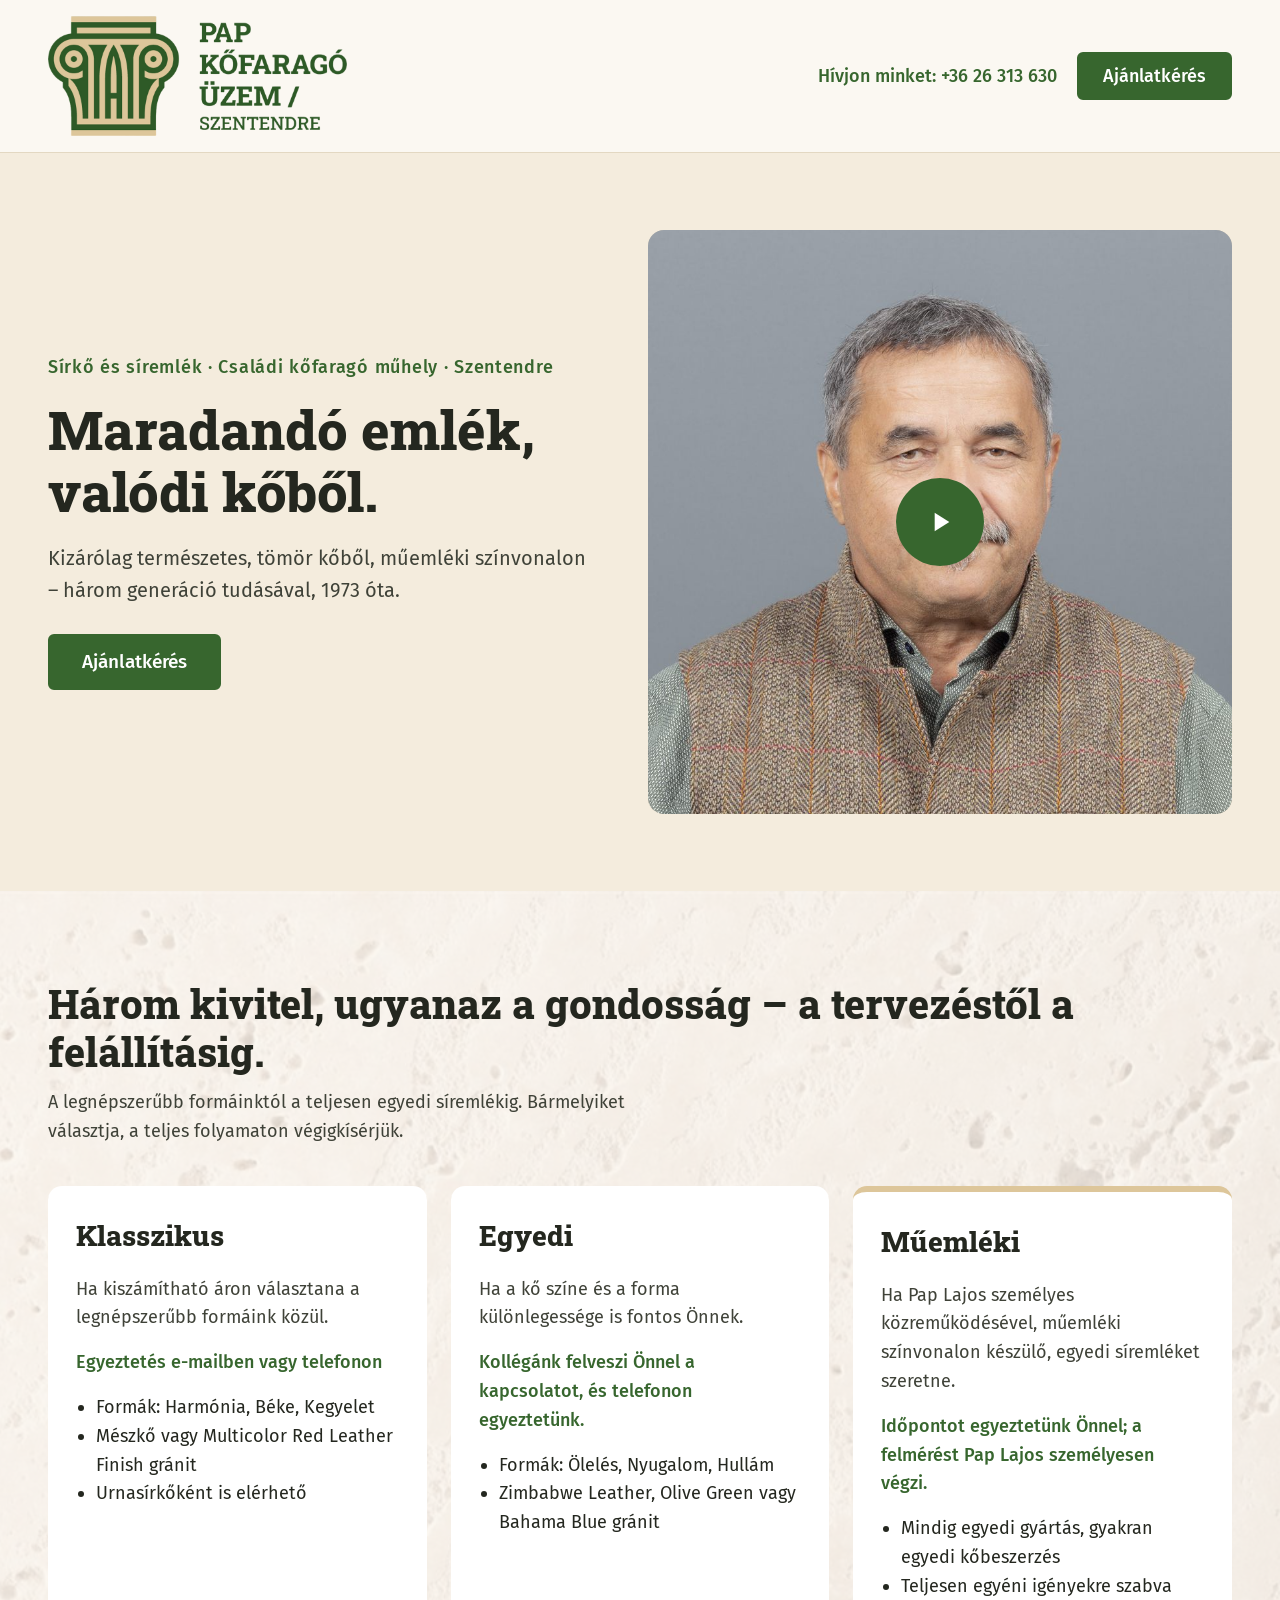
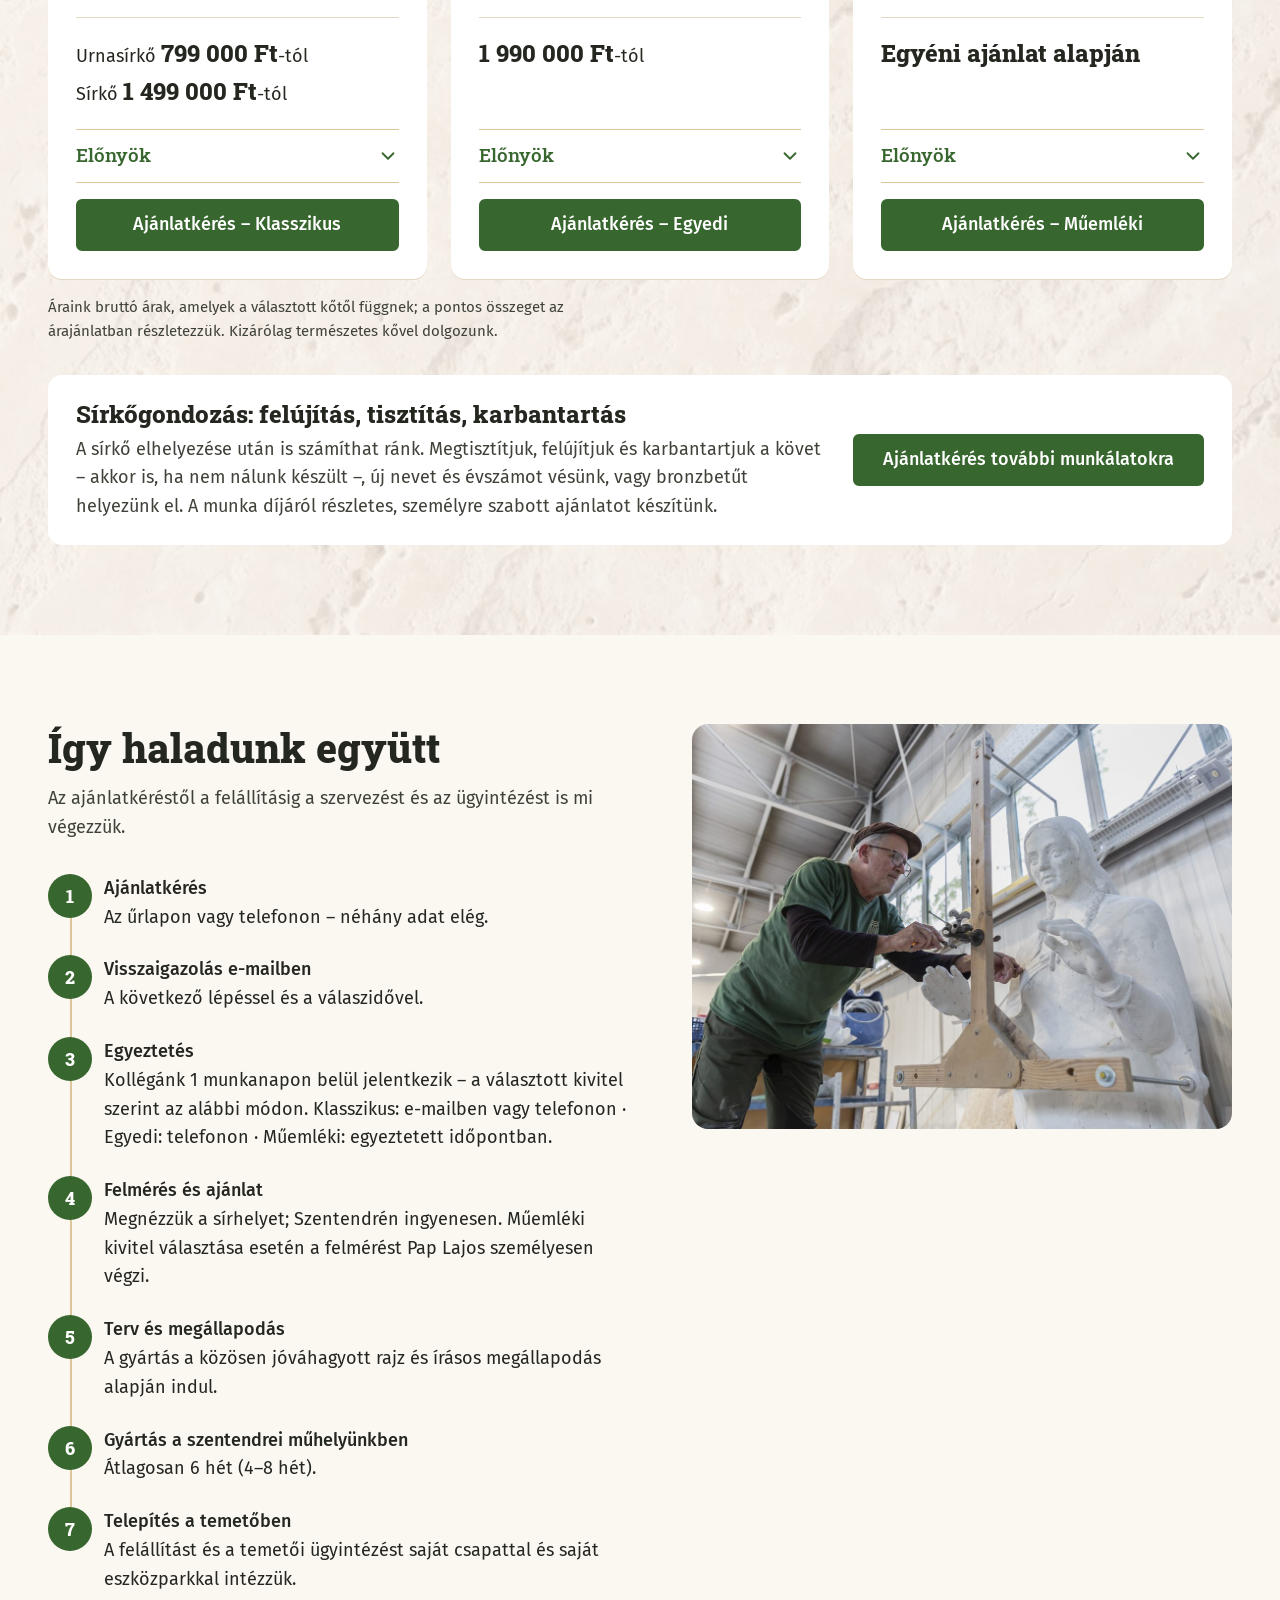
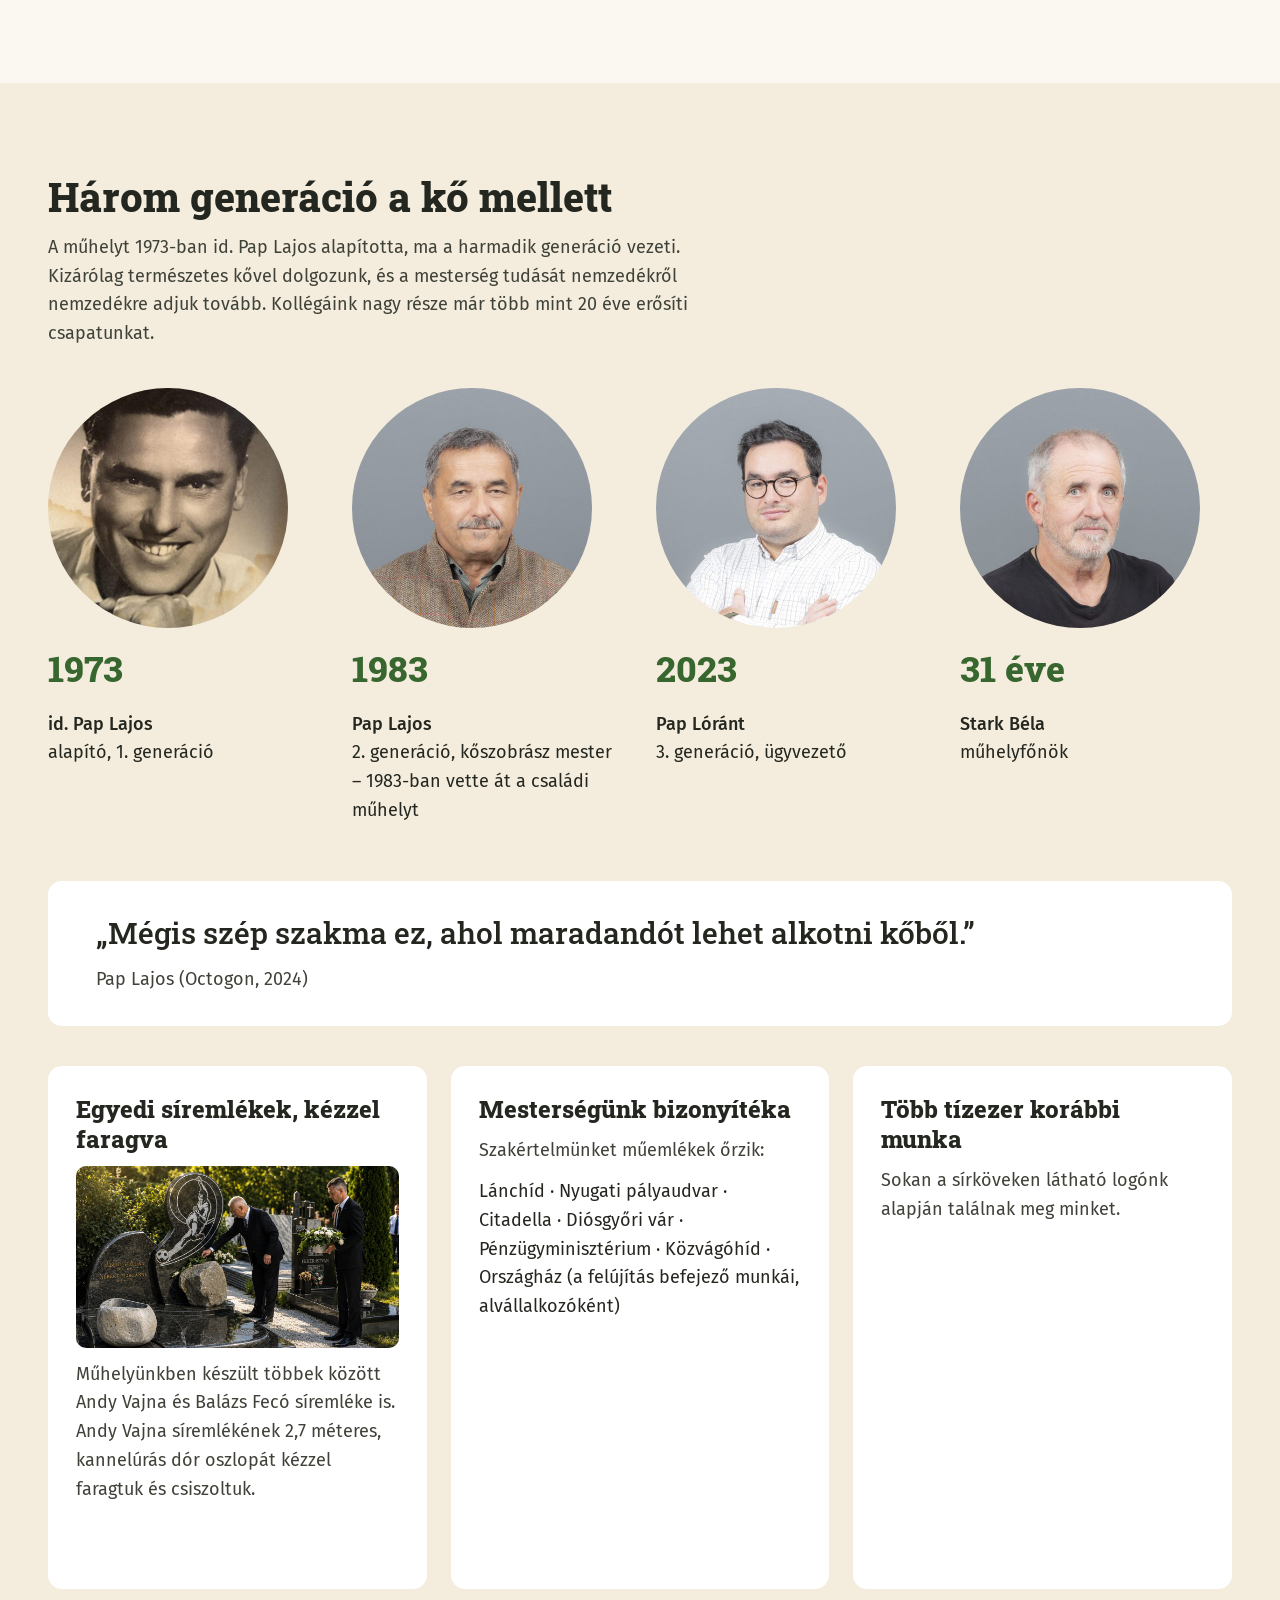
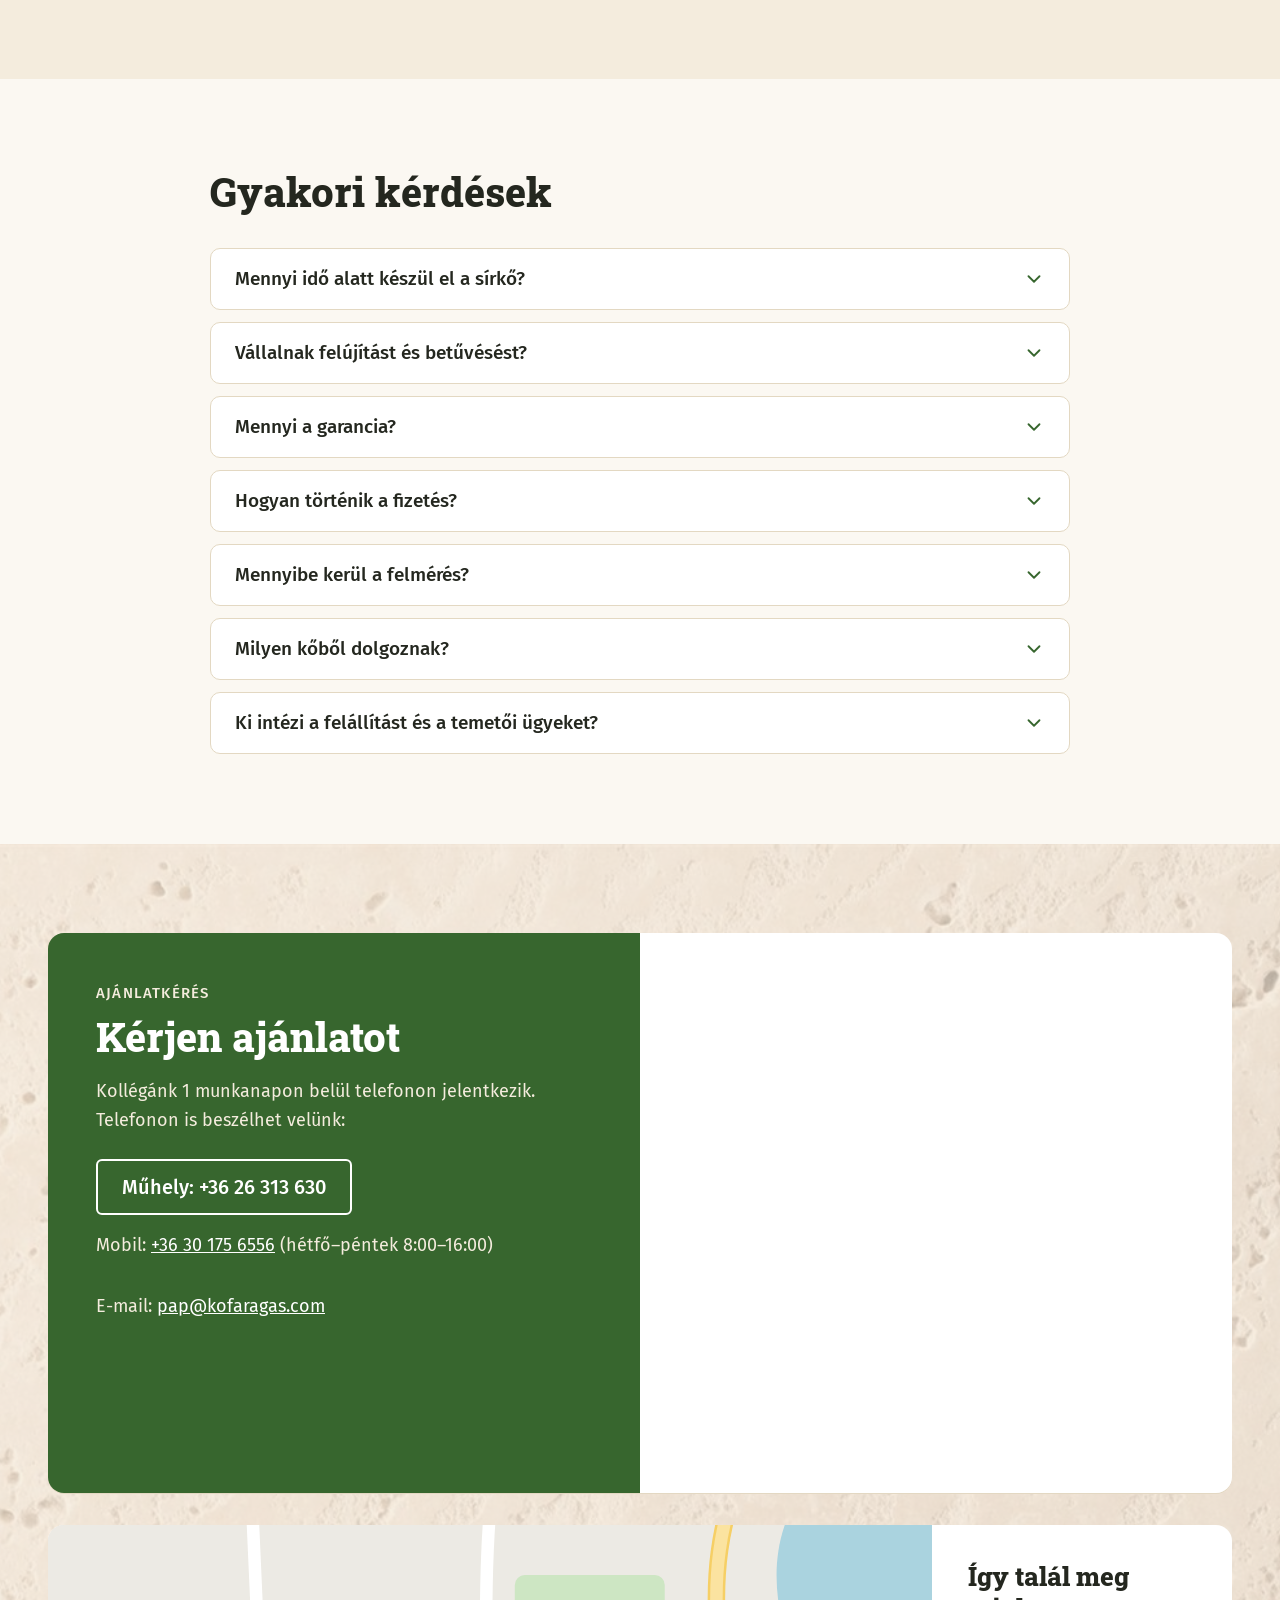
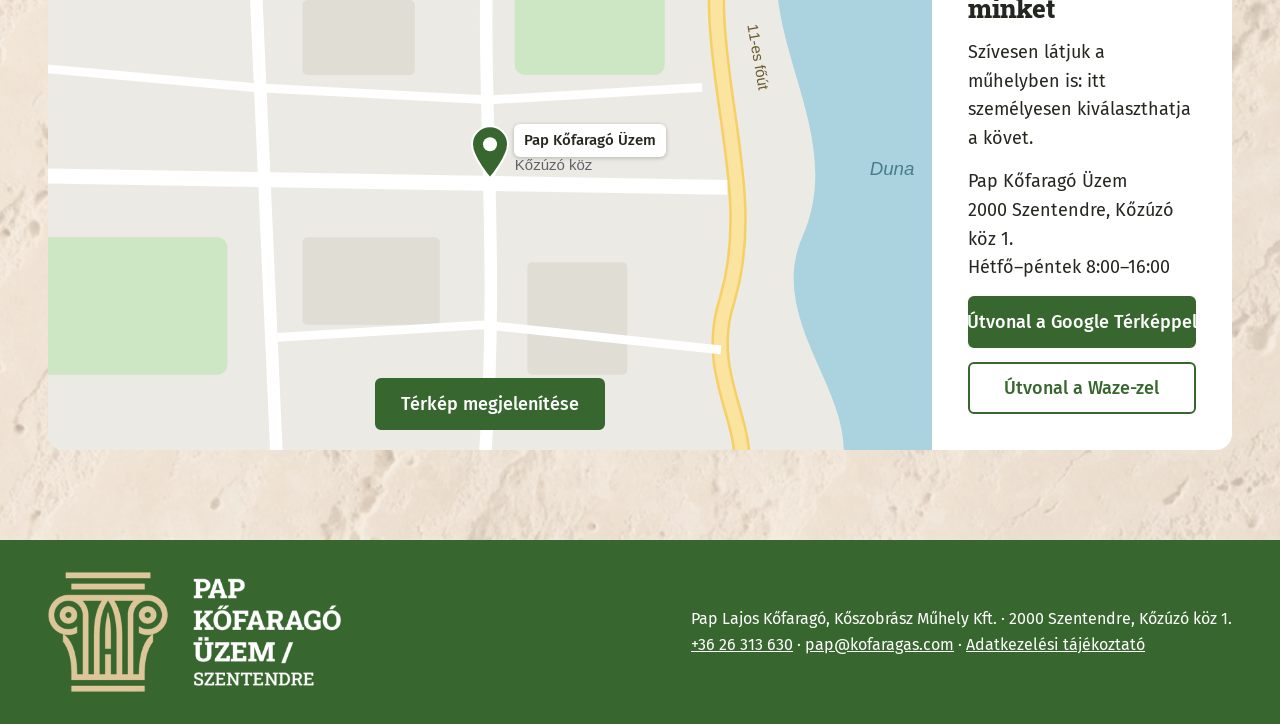
<file: index.html>
<!doctype html>
<html lang="hu">
<head>
<meta charset="utf-8">
<meta name="viewport" content="width=device-width, initial-scale=1">
<title>Sírkő 1973 óta – Pap Kőfaragó Üzem, Szentendre</title>
<meta name="description" content="Sírkő és síremlék kizárólag természetes, tömör kőből, műemléki színvonalon. Családi kőfaragó műhely Szentendrén, 1973 óta. Kérjen ajánlatot.">
<link rel="preconnect" href="https://fonts.googleapis.com">
<link rel="preconnect" href="https://fonts.gstatic.com" crossorigin>
<link rel="stylesheet" href="https://fonts.googleapis.com/css2?family=Fira+Sans:wght@400;500&amp;family=Roboto+Slab:wght@500;800&amp;display=swap">
<link rel="stylesheet" href="pk-landing.css">
</head>
<body>

<div class="pk-landing">

<!-- ===== Fejléc ===== -->
<header class="pk-header">
  <div class="pk-container pk-header__inner">
    <img class="pk-logo" src="assets/logo-szines.png" width="300" height="120" alt="Pap Kőfaragó Üzem, Szentendre">
    <div class="pk-header__actions">
      <a class="pk-link-call" href="tel:+3626313630">Hívjon minket: +36 26 313 630</a>
      <a class="pk-btn pk-btn--header" href="#urlap">Ajánlatkérés</a>
    </div>
  </div>
</header>

<main>

<!-- ===== 1. Hero ===== -->
<section class="pk-hero" aria-labelledby="pk-hero-title">
  <div class="pk-container pk-hero__inner">
    <div class="pk-hero__text">
      <p class="pk-eyebrow">Sírkő és síremlék · Családi kőfaragó műhely · Szentendre</p>
      <h1 class="pk-h1" id="pk-hero-title">Maradandó emlék, valódi kőből.</h1>
      <p class="pk-lead">Kizárólag természetes, tömör kőből, műemléki színvonalon – három generáció tudásával, 1973 óta.</p>
      <a class="pk-btn pk-btn--lg" href="#urlap">Ajánlatkérés</a>
    </div>
    <div class="pk-hero__media">
      <!-- Videó: VEED-beágyazás (data-video-src), csak kattintásra töltődik. YouTube esetén data-video-id is használható. -->
      <div class="pk-video" data-pk-video data-video-src="https://www.veed.io/embed/ea5be375-029d-4913-82f3-1fdab2b45f67?watermark=0&amp;sharing=0&amp;title=0">
        <img class="pk-video__still" src="assets/video-allokep-pap-lajos.jpg" width="900" height="1125" decoding="async" alt="Pap Lajos">
        <button type="button" class="pk-btn--play pk-video__play" aria-label="Videó lejátszása: Pap Lajos a kőfaragásról">
          <svg viewBox="0 0 24 24" aria-hidden="true"><path d="M8 5l11 7-11 7z" fill="currentColor"/></svg>
        </button>
      </div>
    </div>
  </div>
</section>

<!-- ===== 2. Kivitelek ===== -->
<section class="pk-textured pk-textured--kivitelek" aria-labelledby="pk-kivitelek-title">
  <div class="pk-overlay-light">
    <div class="pk-container pk-section">
      <h2 class="pk-h2" id="pk-kivitelek-title">Három kivitel, ugyanaz a gondosság – a tervezéstől a felállításig.</h2>
      <p class="pk-intro">A legnépszerűbb formáinktól a teljesen egyedi síremlékig. Bármelyiket választja, a teljes folyamaton végigkísérjük.</p>

      <div class="pk-cards">
        <article class="pk-card">
          <h3 class="pk-card__title">Klasszikus</h3>
          <p class="pk-card__desc">Ha kiszámítható áron választana a legnépszerűbb formáink közül.</p>
          <p class="pk-card__mode">Egyeztetés e-mailben vagy telefonon</p>
          <ul class="pk-card__list">
            <li>Formák: Harmónia, Béke, Kegyelet</li>
            <li>Mészkő vagy Multicolor Red Leather Finish gránit</li>
            <li>Urnasírkőként is elérhető</li>
          </ul>
          <div class="pk-card__bottom">
            <div class="pk-price"><p>Urnasírkő <strong class="pk-price__amount">799 000 Ft</strong>-tól<br>Sírkő <strong class="pk-price__amount">1 499 000 Ft</strong>-tól</p></div>
            <details class="pk-disclosure">
              <summary>Előnyök<svg class="pk-chevron" viewBox="0 0 24 24" fill="none" stroke="currentColor" stroke-width="2" stroke-linecap="round" stroke-linejoin="round" aria-hidden="true"><path d="M6 9l6 6 6-6"/></svg></summary>
              <ul class="pk-benefits">
                <li><svg viewBox="0 0 24 24" fill="none" stroke="currentColor" stroke-width="2.2" stroke-linecap="round" stroke-linejoin="round" aria-hidden="true"><path d="M5 12.5l4.5 4.5L19 7.5"/></svg><span>Előrefizetés esetén +1 év garancia, kedvezményes áron</span></li>
              </ul>
            </details>
            <a class="pk-btn pk-btn--block" href="#urlap" data-kivitel="Klasszikus">Ajánlatkérés – Klasszikus</a>
          </div>
        </article>

        <article class="pk-card">
          <h3 class="pk-card__title">Egyedi</h3>
          <p class="pk-card__desc">Ha a kő színe és a forma különlegessége is fontos Önnek.</p>
          <p class="pk-card__mode">Kollégánk felveszi Önnel a kapcsolatot, és telefonon egyeztetünk.</p>
          <ul class="pk-card__list">
            <li>Formák: Ölelés, Nyugalom, Hullám</li>
            <li>Zimbabwe Leather, Olive Green vagy Bahama Blue gránit</li>
          </ul>
          <div class="pk-card__bottom">
            <div class="pk-price"><p><strong class="pk-price__amount">1 990 000 Ft</strong>-tól</p></div>
            <details class="pk-disclosure">
              <summary>Előnyök<svg class="pk-chevron" viewBox="0 0 24 24" fill="none" stroke="currentColor" stroke-width="2" stroke-linecap="round" stroke-linejoin="round" aria-hidden="true"><path d="M6 9l6 6 6-6"/></svg></summary>
              <ul class="pk-benefits">
                <li><svg viewBox="0 0 24 24" fill="none" stroke="currentColor" stroke-width="2.2" stroke-linecap="round" stroke-linejoin="round" aria-hidden="true"><path d="M5 12.5l4.5 4.5L19 7.5"/></svg><span>Előrefizetés esetén +1 év garancia</span></li>
                <li><svg viewBox="0 0 24 24" fill="none" stroke="currentColor" stroke-width="2.2" stroke-linecap="round" stroke-linejoin="round" aria-hidden="true"><path d="M5 12.5l4.5 4.5L19 7.5"/></svg><span>Kőimpregnáló karbantartó-tisztító csomag kedvezménnyel</span></li>
              </ul>
            </details>
            <a class="pk-btn pk-btn--block" href="#urlap" data-kivitel="Egyedi">Ajánlatkérés – Egyedi</a>
          </div>
        </article>

        <article class="pk-card pk-card--featured">
          <h3 class="pk-card__title">Műemléki</h3>
          <p class="pk-card__desc">Ha Pap Lajos személyes közreműködésével, műemléki színvonalon készülő, egyedi síremléket szeretne.</p>
          <p class="pk-card__mode">Időpontot egyeztetünk Önnel; a felmérést Pap Lajos személyesen végzi.</p>
          <ul class="pk-card__list">
            <li>Mindig egyedi gyártás, gyakran egyedi kőbeszerzés</li>
            <li>Teljesen egyéni igényekre szabva</li>
          </ul>
          <div class="pk-card__bottom">
            <div class="pk-price"><p><strong class="pk-price__amount">Egyéni ajánlat alapján</strong></p></div>
            <details class="pk-disclosure">
              <summary>Előnyök<svg class="pk-chevron" viewBox="0 0 24 24" fill="none" stroke="currentColor" stroke-width="2" stroke-linecap="round" stroke-linejoin="round" aria-hidden="true"><path d="M6 9l6 6 6-6"/></svg></summary>
              <ul class="pk-benefits">
                <li><svg viewBox="0 0 24 24" fill="none" stroke="currentColor" stroke-width="2.2" stroke-linecap="round" stroke-linejoin="round" aria-hidden="true"><path d="M5 12.5l4.5 4.5L19 7.5"/></svg><span>Előrefizetés esetén +4 év garancia</span></li>
                <li><svg viewBox="0 0 24 24" fill="none" stroke="currentColor" stroke-width="2.2" stroke-linecap="round" stroke-linejoin="round" aria-hidden="true"><path d="M5 12.5l4.5 4.5L19 7.5"/></svg><span>Kőimpregnáló karbantartó-tisztító csomag kedvezménnyel</span></li>
              </ul>
            </details>
            <a class="pk-btn pk-btn--block" href="#urlap" data-kivitel="Műemléki">Ajánlatkérés – Műemléki</a>
          </div>
        </article>
      </div>
      <p class="pk-cards__note">Áraink bruttó árak, amelyek a választott kőtől függnek; a pontos összeget az árajánlatban részletezzük. Kizárólag természetes kővel dolgozunk.</p>

      <div class="pk-band">
        <div class="pk-band__text">
          <h3 class="pk-band__title">Sírkőgondozás: felújítás, tisztítás, karbantartás</h3>
          <p>A sírkő elhelyezése után is számíthat ránk. Megtisztítjuk, felújítjuk és karbantartjuk a követ – akkor is, ha nem nálunk készült –, új nevet és évszámot vésünk, vagy bronzbetűt helyezünk el. A munka díjáról részletes, személyre szabott ajánlatot készítünk.</p>
        </div>
        <a class="pk-btn" href="#urlap" data-kivitel="Karbantartás / Felújítás">Ajánlatkérés további munkálatokra</a>
      </div>
    </div>
  </div>
</section>

<!-- ===== 3. Folyamat ===== -->
<section class="pk-section" aria-labelledby="pk-folyamat-title">
  <div class="pk-container pk-split">
    <div class="pk-split__main">
      <h2 class="pk-h2" id="pk-folyamat-title">Így haladunk együtt</h2>
      <p class="pk-intro" style="margin-bottom: var(--pk-space-32)">Az ajánlatkéréstől a felállításig a szervezést és az ügyintézést is mi végezzük.</p>
      <ol class="pk-steps">
        <li class="pk-step"><span class="pk-step__num" aria-hidden="true">1</span><strong>Ajánlatkérés</strong><br>Az űrlapon vagy telefonon – néhány adat elég.</li>
        <li class="pk-step"><span class="pk-step__num" aria-hidden="true">2</span><strong>Visszaigazolás e-mailben</strong><br>A következő lépéssel és a válaszidővel.</li>
        <li class="pk-step"><span class="pk-step__num" aria-hidden="true">3</span><strong>Egyeztetés</strong><br>Kollégánk 1 munkanapon belül jelentkezik – a választott kivitel szerint az alábbi módon. Klasszikus: e-mailben vagy telefonon · Egyedi: telefonon · Műemléki: egyeztetett időpontban.</li>
        <li class="pk-step"><span class="pk-step__num" aria-hidden="true">4</span><strong>Felmérés és ajánlat</strong><br>Megnézzük a sírhelyet; Szentendrén ingyenesen. Műemléki kivitel választása esetén a felmérést Pap Lajos személyesen végzi.</li>
        <li class="pk-step"><span class="pk-step__num" aria-hidden="true">5</span><strong>Terv és megállapodás</strong><br>A gyártás a közösen jóváhagyott rajz és írásos megállapodás alapján indul.</li>
        <li class="pk-step"><span class="pk-step__num" aria-hidden="true">6</span><strong>Gyártás a szentendrei műhelyünkben</strong><br>Átlagosan 6 hét (4–8 hét).</li>
        <li class="pk-step"><span class="pk-step__num" aria-hidden="true">7</span><strong>Telepítés a temetőben</strong><br>A felállítást és a temetői ügyintézést saját csapattal és saját eszközparkkal intézzük.</li>
      </ol>
    </div>
    <div class="pk-split__aside">
      <img class="pk-photo" src="assets/muhely-0O3A1372.jpg" width="1100" height="825" loading="lazy" decoding="async" alt="Kőfaragó munka közben a szentendrei műhelyben">
    </div>
  </div>
</section>

<!-- ===== 4. Bizalom ===== -->
<section class="pk-section pk-section--alt" aria-labelledby="pk-bizalom-title">
  <div class="pk-container">
    <h2 class="pk-h2" id="pk-bizalom-title">Három generáció a kő mellett</h2>
    <p class="pk-intro">A műhelyt 1973-ban id. Pap Lajos alapította, ma a harmadik generáció vezeti. Kizárólag természetes kővel dolgozunk, és a mesterség tudását nemzedékről nemzedékre adjuk tovább. Kollégáink nagy része már több mint 20 éve erősíti csapatunkat.</p>

    <ul class="pk-people">
      <li class="pk-person">
        <img class="pk-person__photo" src="assets/szemely-id-pap-lajos.jpg" width="480" height="480" loading="lazy" decoding="async" alt="id. Pap Lajos">
        <p class="pk-person__year">1973</p>
        <p><span class="pk-person__name">id. Pap Lajos</span><br>alapító, 1. generáció</p>
      </li>
      <li class="pk-person">
        <img class="pk-person__photo" src="assets/szemely-pap-lajos.jpg" width="480" height="480" loading="lazy" decoding="async" alt="Pap Lajos">
        <p class="pk-person__year">1983</p>
        <p><span class="pk-person__name">Pap Lajos</span><br>2. generáció, kőszobrász mester – 1983-ban vette át a családi műhelyt</p>
      </li>
      <li class="pk-person">
        <img class="pk-person__photo" src="assets/szemely-pap-lorant.jpg" width="480" height="480" loading="lazy" decoding="async" alt="Pap Lóránt">
        <p class="pk-person__year">2023</p>
        <p><span class="pk-person__name">Pap Lóránt</span><br>3. generáció, ügyvezető</p>
      </li>
      <li class="pk-person">
        <img class="pk-person__photo" src="assets/szemely-stark-bela.jpg" width="480" height="480" loading="lazy" decoding="async" alt="Stark Béla">
        <p class="pk-person__year">31 éve</p>
        <p><span class="pk-person__name">Stark Béla</span><br>műhelyfőnök</p>
      </li>
    </ul>

    <blockquote class="pk-quote">
      <p>„Mégis szép szakma ez, ahol maradandót lehet alkotni kőből.”</p>
      <footer>Pap Lajos (Octogon, 2024)</footer>
    </blockquote>

    <!-- Referencia-kártyák. Egy kártyában a `pk-ref__slides` lista elemei a diák: egy <li> = egy dia.
         Egy dia esetén nincs időzítő; több diánál 3 s-onként váltanak (kártyán `data-interval` ms-ban felülírja),
         ≥1200 px-en csak amíg az egér a kártya fölött van, kisebb kijelzőn amíg a kártya látszik. -->
    <div class="pk-refs" data-pk-refs>
      <div class="pk-ref" data-pk-ref>
        <h3 class="pk-ref__title">Egyedi síremlékek, kézzel faragva</h3>
        <ul class="pk-ref__slides" data-pk-slides>
          <li class="pk-ref__slide"><img class="pk-ref__img" src="assets/presztizs-albert-florian.jpg" width="1200" height="675" loading="lazy" decoding="async" alt="Albert Flórián síremléke"></li>
          <li class="pk-ref__slide"><img class="pk-ref__img" src="assets/presztizs-jaray-jozsef.jpg" width="1200" height="675" loading="lazy" decoding="async" alt="Járay József síremléke"></li>
          <li class="pk-ref__slide"><img class="pk-ref__img" src="assets/presztizs-szepesi-gyorgy.jpg" width="1200" height="675" loading="lazy" decoding="async" alt="Szepesi György síremléke"></li>
          <li class="pk-ref__slide"><img class="pk-ref__img" src="assets/presztizs-zsivotzky-gyula.jpg" width="1200" height="675" loading="lazy" decoding="async" alt="Zsivotzky Gyula síremléke"></li>
        </ul>
        <p class="pk-ref__muted">Műhelyünkben készült többek között Andy Vajna és Balázs Fecó síremléke is. Andy Vajna síremlékének 2,7 méteres, kannelúrás dór oszlopát kézzel faragtuk és csiszoltuk.</p>
      </div>
      <div class="pk-ref" data-pk-ref>
        <h3 class="pk-ref__title">Mesterségünk bizonyítéka</h3>
        <!-- Képes diák mintája (16:9, 1200×675):
        <ul class="pk-ref__slides" data-pk-slides>
          <li class="pk-ref__slide"><img class="pk-ref__img" src="assets/muemlek-lanchid.jpg" width="1200" height="675" loading="lazy" decoding="async" alt="[a kép leírása]"></li>
        </ul>
        -->
        <p class="pk-ref__muted">Szakértelmünket műemlékek őrzik:</p>
        <p>Lánchíd · Nyugati pályaudvar · Citadella · Diósgyőri vár · Pénzügyminisztérium · Közvágóhíd · Országház (a felújítás befejező munkái, alvállalkozóként)</p>
      </div>
      <div class="pk-ref" data-pk-ref data-interval="7000">
        <h3 class="pk-ref__title">Több tízezer korábbi munka</h3>
        <p class="pk-ref__muted">Sokan a sírköveken látható logónk alapján találnak meg minket.</p>
        <!-- Vélemény-diák mintája (egy <li> véleményenként, legfeljebb kb. 250–300 karakter):
          <li class="pk-ref__slide"><blockquote class="pk-ref__quote"><p>„[a vélemény szövege]”</p><footer>[név vagy monogram]</footer></blockquote></li>
        -->
      </div>
    </div>
  </div>
</section>

<!-- ===== 5. GYIK ===== -->
<section class="pk-section" aria-labelledby="pk-gyik-title">
  <div class="pk-container pk-container--narrow">
    <h2 class="pk-h2" id="pk-gyik-title">Gyakori kérdések</h2>
    <div class="pk-faq-list">
      <details class="pk-faq">
        <summary>Mennyi idő alatt készül el a sírkő?<svg class="pk-chevron" viewBox="0 0 24 24" fill="none" stroke="currentColor" stroke-width="2" stroke-linecap="round" stroke-linejoin="round" aria-hidden="true"><path d="M6 9l6 6 6-6"/></svg></summary>
        <p>Átlagosan 6 hét (4–8 hét). A pontos határidőt az ajánlatban adjuk meg.</p>
      </details>
      <details class="pk-faq">
        <summary>Vállalnak felújítást és betűvésést?<svg class="pk-chevron" viewBox="0 0 24 24" fill="none" stroke="currentColor" stroke-width="2" stroke-linecap="round" stroke-linejoin="round" aria-hidden="true"><path d="M6 9l6 6 6-6"/></svg></summary>
        <p>Igen: tisztítást, felújítást és karbantartást, betűvésést és bronzbetűk elhelyezését is vállaljuk. Az árat egyedi ajánlatban adjuk meg.</p>
      </details>
      <details class="pk-faq">
        <summary>Mennyi a garancia?<svg class="pk-chevron" viewBox="0 0 24 24" fill="none" stroke="currentColor" stroke-width="2" stroke-linecap="round" stroke-linejoin="round" aria-hidden="true"><path d="M6 9l6 6 6-6"/></svg></summary>
        <p>Klasszikus és Egyedi: 1 év, Műemléki: 3 év. Előrefizetés esetén hosszabbítható; kiterjesztett garancia kiegészítőként is kérhető.</p>
      </details>
      <details class="pk-faq">
        <summary>Hogyan történik a fizetés?<svg class="pk-chevron" viewBox="0 0 24 24" fill="none" stroke="currentColor" stroke-width="2" stroke-linecap="round" stroke-linejoin="round" aria-hidden="true"><path d="M6 9l6 6 6-6"/></svg></summary>
        <p>Három részletben: előleg rendeléskor, a második rész a gyártás végén, a maradék a telepítés után. Klasszikus: 60–30–10%, Egyedi és Műemléki: 50–40–10%.</p>
      </details>
      <details class="pk-faq">
        <summary>Mennyibe kerül a felmérés?<svg class="pk-chevron" viewBox="0 0 24 24" fill="none" stroke="currentColor" stroke-width="2" stroke-linecap="round" stroke-linejoin="round" aria-hidden="true"><path d="M6 9l6 6 6-6"/></svg></summary>
        <p>Szentendrén ingyenes; máshol a felmérés díja az ajánlatban szerepel.</p>
      </details>
      <details class="pk-faq">
        <summary>Milyen kőből dolgoznak?<svg class="pk-chevron" viewBox="0 0 24 24" fill="none" stroke="currentColor" stroke-width="2" stroke-linecap="round" stroke-linejoin="round" aria-hidden="true"><path d="M6 9l6 6 6-6"/></svg></summary>
        <p>Kizárólag természetes kőből dolgozunk: mészkőből, márványból és gránitból, tömör anyagból. Műkövet nem használunk.</p>
      </details>
      <details class="pk-faq">
        <summary>Ki intézi a felállítást és a temetői ügyeket?<svg class="pk-chevron" viewBox="0 0 24 24" fill="none" stroke="currentColor" stroke-width="2" stroke-linecap="round" stroke-linejoin="round" aria-hidden="true"><path d="M6 9l6 6 6-6"/></svg></summary>
        <p>Mi. A felállítást saját csapattal, saját darus autóval végezzük, és minden temetői ügyintézést átvállalunk.</p>
      </details>
    </div>
  </div>
</section>

<!-- ===== 6. Ajánlatkérő és térkép ===== -->
<section id="urlap" class="pk-textured pk-textured--urlap" aria-labelledby="pk-urlap-title">
  <div class="pk-overlay-warm">
    <div class="pk-container pk-section pk-urlap__stack">

      <div class="pk-request">
        <div class="pk-request__panel pk-on-green">
          <p class="pk-request__eyebrow">Ajánlatkérés</p>
          <h2 class="pk-h2" id="pk-urlap-title">Kérjen ajánlatot</h2>
          <p>Kollégánk 1 munkanapon belül telefonon jelentkezik. Telefonon is beszélhet velünk:</p>
          <a class="pk-btn pk-btn--inverse" href="tel:+3626313630">Műhely: +36 26 313 630</a>
          <p style="margin-top: var(--pk-space-16)">Mobil: <a href="tel:+36301756556">+36 30 175 6556</a> (hétfő–péntek 8:00–16:00)</p>
          <p style="margin-top: var(--pk-space-32)">E-mail: <a href="mailto:pap@kofaragas.com">pap@kofaragas.com</a></p>
        </div>

        <!-- Ajánlatkérő űrlap: GHL-beágyazás; az iframe magasságát a form_embed.js állítja.
             data-kivitel-param: a GHL „Kivitel” mezőjének Query Key-e; a kivitel-gombok ezzel a paraméterrel töltik újra az űrlapot.
             A bal oldali panel a rács miatt mindig ugyanolyan magas, mint az űrlap. -->
        <div class="pk-ghl-form" data-pk-ghl-form data-kivitel-param="company_size">
          <iframe
            src="https://link.ugyfelszerzes.hu/widget/form/z0C5gae4Ja7sEh1VIF5s"
            style="width:100%;height:100%;border:none;border-radius:3px"
            id="inline-z0C5gae4Ja7sEh1VIF5s"
            data-layout="{'id':'INLINE'}"
            data-trigger-type="alwaysShow"
            data-trigger-value=""
            data-activation-type="alwaysActivated"
            data-activation-value=""
            data-deactivation-type="neverDeactivate"
            data-deactivation-value=""
            data-form-name="Kőfaragás - ajánlatkérés"
            data-height="689"
            data-layout-iframe-id="inline-z0C5gae4Ja7sEh1VIF5s"
            data-form-id="z0C5gae4Ja7sEh1VIF5s"
            data-cookie-consent="true"
            data-cookie-consent-provider="auto"
            title="Kőfaragás - ajánlatkérés">
          </iframe>
          <script src="https://link.ugyfelszerzes.hu/js/form_embed.js"></script>
        </div>
      </div>

      <div class="pk-map">
        <div class="pk-map__canvas" data-pk-map data-map-src="https://www.google.com/maps?q=Pap%20K%C5%91farag%C3%B3%20%C3%9Czem%2C%202000%20Szentendre%2C%20K%C5%91z%C3%BAz%C3%B3%20k%C3%B6z%201.&amp;output=embed">
          <svg class="pk-map__art" viewBox="0 0 800 420" preserveAspectRatio="xMidYMid slice" aria-hidden="true">
            <rect x="0" y="0" width="800" height="420" fill="#ECEAE4"/>
            <path d="M640 -10 C 600 80, 690 160, 650 250 C 620 320, 700 380, 680 440 L 820 440 L 820 -10 Z" fill="#AAD3DF"/>
            <rect x="40" y="250" width="150" height="110" rx="8" fill="#CDE6C3"/>
            <rect x="420" y="40" width="120" height="80" rx="8" fill="#CDE6C3"/>
            <rect x="250" y="60" width="90" height="60" rx="4" fill="#E0DDD5"/>
            <rect x="250" y="250" width="110" height="70" rx="4" fill="#E0DDD5"/>
            <rect x="430" y="270" width="80" height="90" rx="4" fill="#E0DDD5"/>
            <path d="M590 -10 C 560 100, 620 200, 590 300 C 570 360, 610 400, 600 440" fill="none" stroke="#F6CF65" stroke-width="14"/>
            <path d="M590 -10 C 560 100, 620 200, 590 300 C 570 360, 610 400, 600 440" fill="none" stroke="#FBE3A0" stroke-width="10"/>
            <path d="M-10 200 L 590 210" fill="none" stroke="#FFFFFF" stroke-width="12"/>
            <path d="M210 -10 L 230 440" fill="none" stroke="#FFFFFF" stroke-width="10"/>
            <path d="M400 -10 C 390 120, 410 260, 395 440" fill="none" stroke="#FFFFFF" stroke-width="10"/>
            <path d="M-10 110 L 210 130 L 400 140 L 570 130" fill="none" stroke="#FFFFFF" stroke-width="7"/>
            <path d="M230 330 L 395 320 L 585 340" fill="none" stroke="#FFFFFF" stroke-width="7"/>
            <text x="704" y="200" font-family="Arial, sans-serif" font-size="15" fill="#4A7C8C" font-style="italic">Duna</text>
            <text x="606" y="80" font-family="Arial, sans-serif" font-size="12" fill="#6B5A2A" transform="rotate(80 606 80)">11-es főút</text>
            <text x="420" y="196" font-family="Arial, sans-serif" font-size="12" fill="#5F6368">Kőzúzó köz</text>
          </svg>
          <div class="pk-map__pin" aria-hidden="true">
            <svg width="40" height="54" viewBox="0 0 40 54"><path d="M20 53 C 20 53 2 32 2 19 A 18 18 0 0 1 38 19 C 38 32 20 53 20 53 Z" fill="#37662E" stroke="#FFFFFF" stroke-width="2"/><circle cx="20" cy="19" r="7" fill="#FFFFFF"/></svg>
          </div>
          <div class="pk-map__label" aria-hidden="true">Pap Kőfaragó Üzem</div>
          <button type="button" class="pk-btn pk-map__load">Térkép megjelenítése</button>
        </div>
        <div class="pk-map__info">
          <h3 class="pk-map__title">Így talál meg minket</h3>
          <p>Szívesen látjuk a műhelyben is: itt személyesen kiválaszthatja a követ.</p>
          <p>Pap Kőfaragó Üzem<br>2000 Szentendre, Kőzúzó köz 1.<br>Hétfő–péntek 8:00–16:00</p>
          <a class="pk-btn pk-btn--block" href="https://www.google.com/maps/search/?api=1&amp;query=Pap%20K%C5%91farag%C3%B3%20%C3%9Czem%2C%202000%20Szentendre%2C%20K%C5%91z%C3%BAz%C3%B3%20k%C3%B6z%201." target="_blank" rel="noopener">Útvonal a Google Térképpel</a>
          <a class="pk-btn pk-btn--outline pk-btn--block" href="https://waze.com/ul?q=2000%20Szentendre%2C%20K%C5%91z%C3%BAz%C3%B3%20k%C3%B6z%201.&amp;navigate=yes" target="_blank" rel="noopener">Útvonal a Waze-zel</a>
        </div>
      </div>

    </div>
  </div>
</section>

</main>

<!-- ===== Lábléc ===== -->
<footer class="pk-footer pk-on-green">
  <div class="pk-container pk-footer__inner">
    <img class="pk-logo" src="assets/logo-feher.png" width="293" height="120" alt="Pap Kőfaragó Üzem, Szentendre" loading="lazy">
    <p>Pap Lajos Kőfaragó, Kőszobrász Műhely Kft. · 2000 Szentendre, Kőzúzó köz 1.<br>
      <a href="tel:+3626313630">+36 26 313 630</a> · <a href="mailto:pap@kofaragas.com">pap@kofaragas.com</a> · <a href="https://kofaragas.com/wp-content/uploads/2024/12/pku-adatvedelmi-tajekoztato.pdf" target="_blank" rel="noopener">Adatkezelési tájékoztató</a></p>
  </div>
</footer>

</div>

<script src="pk-landing.js"></script>
</body>
</html>
</file>
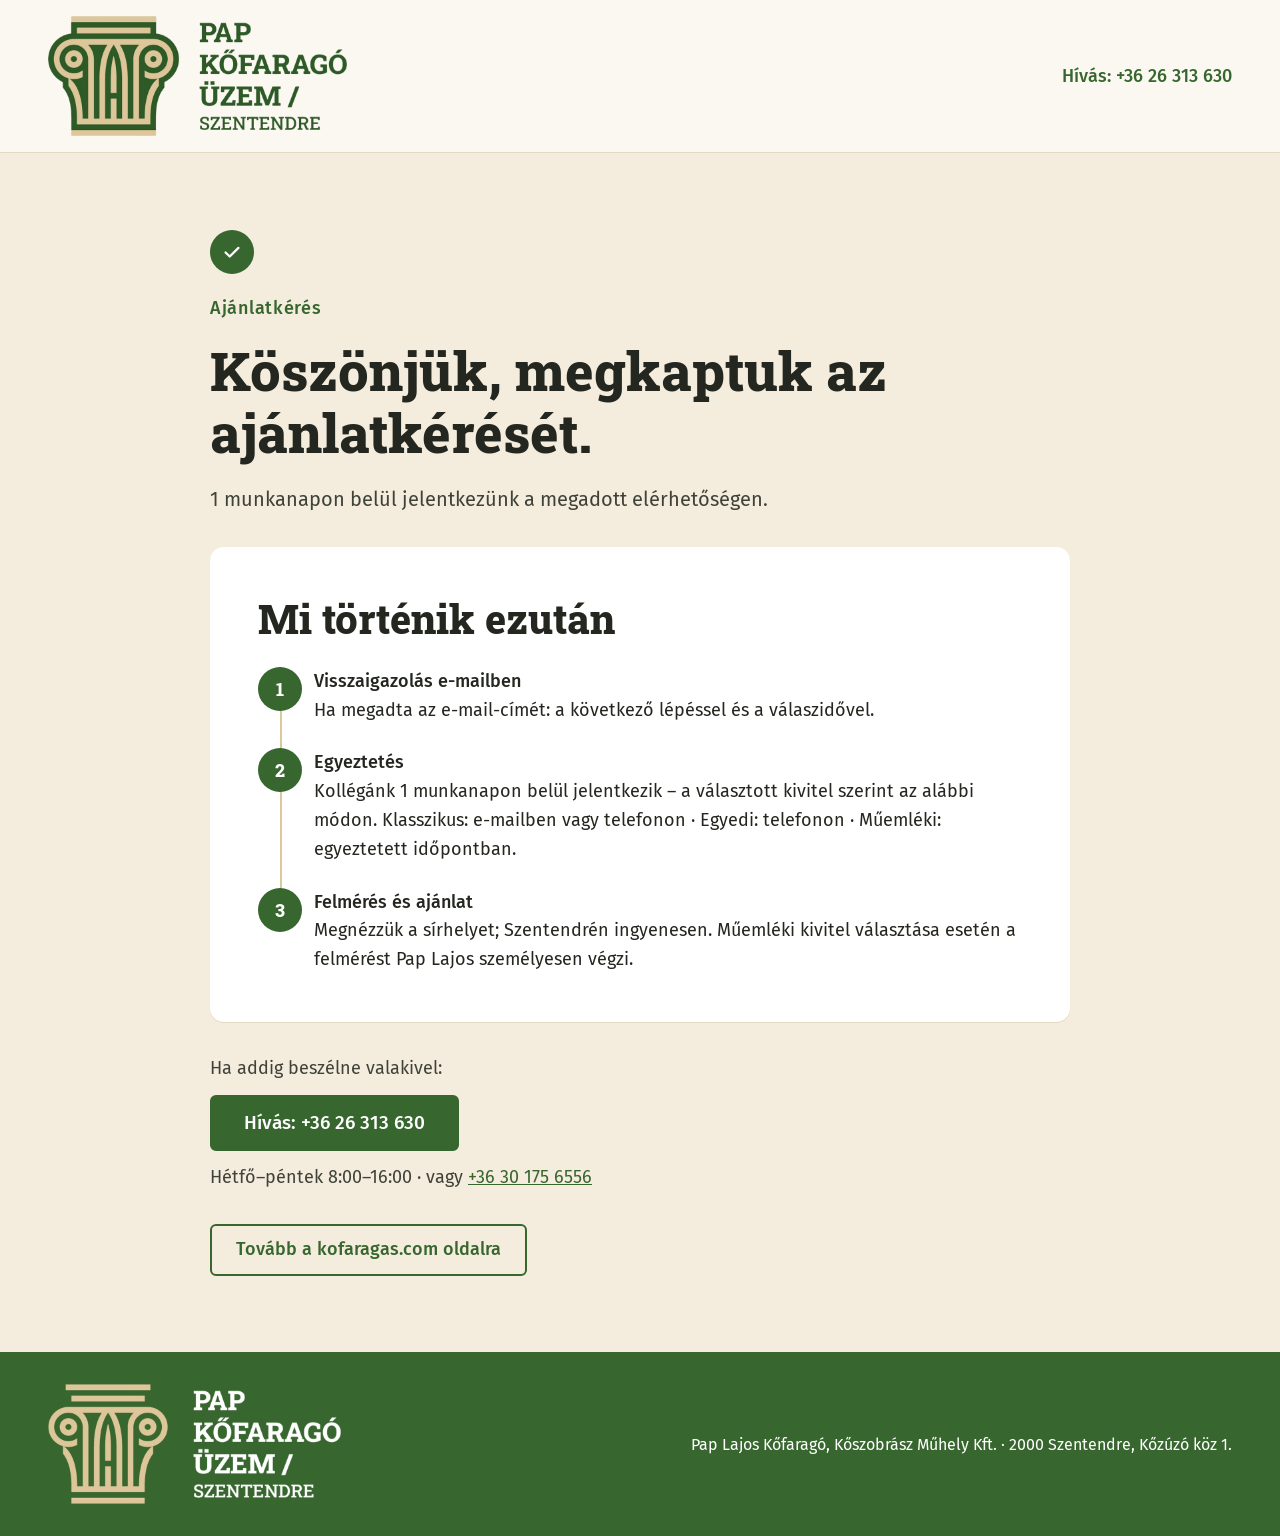
<file: koszonjuk.html>
<!doctype html>
<html lang="hu">
<head>
<meta charset="utf-8">
<meta name="viewport" content="width=device-width, initial-scale=1">
<title>Köszönjük az ajánlatkérését – Pap Kőfaragó Üzem, Szentendre</title>
<meta name="description" content="Köszönjük az ajánlatkérését. 1 munkanapon belül jelentkezünk a megadott elérhetőségen.">
<meta name="robots" content="noindex">
<link rel="preconnect" href="https://fonts.googleapis.com">
<link rel="preconnect" href="https://fonts.gstatic.com" crossorigin>
<link rel="stylesheet" href="https://fonts.googleapis.com/css2?family=Fira+Sans:wght@400;500&amp;family=Roboto+Slab:wght@500;800&amp;display=swap">
<link rel="stylesheet" href="pk-landing.css">
<link rel="stylesheet" href="pk-koszono.css">
</head>
<body>

<div class="pk-landing">

<!-- ===== Fejléc (Ajánlatkérés gomb nélkül: az ajánlatkérés már elment) ===== -->
<header class="pk-header">
  <div class="pk-container pk-header__inner">
    <img class="pk-logo" src="assets/logo-szines.png" width="300" height="120" alt="Pap Kőfaragó Üzem, Szentendre">
    <div class="pk-header__actions">
      <a class="pk-link-call" href="tel:+3626313630">Hívás: +36 26 313 630</a>
    </div>
  </div>
</header>

<main>

<!-- ===== Köszönő szakasz ===== -->
<section class="pk-thanks" aria-labelledby="pk-koszono-title">
  <div class="pk-container pk-container--narrow pk-thanks__inner">

    <div class="pk-thanks__head">
      <div class="pk-thanks__mark" aria-hidden="true">
        <svg viewBox="0 0 24 24" fill="none" stroke="currentColor" stroke-width="2.4" stroke-linecap="round" stroke-linejoin="round"><path d="M5 12.5l4.5 4.5L19 7.5"/></svg>
      </div>
      <p class="pk-eyebrow">Ajánlatkérés</p>
      <h1 class="pk-h1" id="pk-koszono-title">Köszönjük, megkaptuk az ajánlatkérését.</h1>
      <p class="pk-lead">1 munkanapon belül jelentkezünk a megadott elérhetőségen.</p>
    </div>

    <div class="pk-thanks__card">
      <h2 class="pk-h2">Mi történik ezután</h2>
      <ol class="pk-steps">
        <li class="pk-step"><span class="pk-step__num" aria-hidden="true">1</span><strong>Visszaigazolás e-mailben</strong><br>Ha megadta az e-mail-címét: a következő lépéssel és a válaszidővel.</li>
        <li class="pk-step"><span class="pk-step__num" aria-hidden="true">2</span><strong>Egyeztetés</strong><br>Kollégánk 1 munkanapon belül jelentkezik – a választott kivitel szerint az alábbi módon. Klasszikus: e-mailben vagy telefonon · Egyedi: telefonon · Műemléki: egyeztetett időpontban.</li>
        <li class="pk-step"><span class="pk-step__num" aria-hidden="true">3</span><strong>Felmérés és ajánlat</strong><br>Megnézzük a sírhelyet; Szentendrén ingyenesen. Műemléki kivitel választása esetén a felmérést Pap Lajos személyesen végzi.</li>
      </ol>
    </div>

    <div class="pk-thanks__help">
      <p>Ha addig beszélne valakivel:</p>
      <div class="pk-thanks__actions">
        <a class="pk-btn pk-btn--lg" href="tel:+3626313630">Hívás: +36 26 313 630</a>
      </div>
      <p>Hétfő–péntek 8:00–16:00 · vagy <a href="tel:+36301756556">+36 30 175 6556</a></p>
    </div>

    <div class="pk-thanks__actions">
      <a class="pk-btn pk-btn--outline" href="https://kofaragas.com">Tovább a kofaragas.com oldalra</a>
    </div>

  </div>
</section>

</main>

<!-- ===== Lábléc ===== -->
<footer class="pk-footer pk-on-green">
  <div class="pk-container pk-footer__inner">
    <img class="pk-logo" src="assets/logo-feher.png" width="293" height="120" alt="Pap Kőfaragó Üzem, Szentendre" loading="lazy">
    <p>Pap Lajos Kőfaragó, Kőszobrász Műhely Kft. · 2000 Szentendre, Kőzúzó köz 1.</p>
  </div>
</footer>

</div>

</body>
</html>
</file>
<file: pk-landing.css>
/* Pap Kőfaragó Üzem – kegyeleti landing
   A tokenek CSS-változók a .pk-landing burkolón; a komponensek a .pk-landing alatt vannak.
   Az oldal önálló statikus oldalként fut, ezért az alapstílus (body) is itt van. */

/* ========== 0. Oldal-alapstílus ========== */
body { margin: 0; background: #FBF8F2; }

/* ========== 1. Tokenek ========== */
.pk-landing {
  /* Szín */
  --pk-green: #37662E;
  --pk-green-dark: #2B5124;
  --pk-beige: #DDC69A;
  --pk-white: #FFFFFF;
  --pk-bg: #FBF8F2;
  --pk-bg-alt: #F4ECDD;
  --pk-sand: #EFE7D6;
  --pk-sand-deep: #E3D6BD;
  --pk-line: #E3D8C2;
  --pk-text: #24271F;
  --pk-text-muted: #3F4238;
  --pk-text-subtle: #5A5C55;
  --pk-input-border: #6E6A60;
  --pk-error: #A1322B;
  --pk-placeholder-text: #4A4033;
  --pk-placeholder-border: #8A7A5C;
  --pk-map-bg: #ECEAE4;
  --pk-overlay-light: rgba(251, 248, 242, 0.80);
  --pk-overlay-warm: rgba(244, 236, 221, 0.72);

  /* Fókusz, árnyék, mozgás */
  --pk-focus-ring: 3px solid #37662E;
  --pk-focus-ring-inverse: 3px solid #FFFFFF;
  --pk-focus-offset: 3px;
  --pk-shadow-line: 0 1px 0 #E3D8C2;
  --pk-shadow-lift: 0 14px 36px rgba(59, 47, 27, 0.18);
  --pk-transition: 150ms ease;
  --pk-ref-transition: 400ms ease;

  /* Betűcsalád */
  --pk-font-heading: 'Roboto Slab', Arial, sans-serif;
  --pk-font-body: 'Fira Sans', Arial, sans-serif;

  /* Szövegstílusok (font rövidítés) */
  --pk-type-h1: 800 clamp(34px, 4.4vw, 54px)/1.15 var(--pk-font-heading);
  --pk-type-h2: 800 clamp(28px, 3.2vw, 40px)/1.2 var(--pk-font-heading);
  --pk-type-h3-lg: 800 28px/1.6 var(--pk-font-heading);
  --pk-type-h3-map: 800 26px/1.2 var(--pk-font-heading);
  --pk-type-h3: 800 24px/1.25 var(--pk-font-heading);
  --pk-type-year: 800 36px/1.6 var(--pk-font-heading);
  --pk-type-quote: 500 clamp(22px, 2.4vw, 30px)/1.35 var(--pk-font-heading);
  --pk-type-price: 800 24px/1.6 var(--pk-font-heading);
  --pk-type-disclosure: 500 19px/1.6 var(--pk-font-heading);
  --pk-type-lead: 400 20px/1.6 var(--pk-font-body);
  --pk-type-body: 400 18px/1.6 var(--pk-font-body);
  --pk-type-strong: 500 18px/1.6 var(--pk-font-body);
  --pk-type-eyebrow: 500 18px/1.6 var(--pk-font-body);
  --pk-type-eyebrow-caps: 500 15px/1.6 var(--pk-font-body);
  --pk-type-faq: 500 19px/1.6 var(--pk-font-body);
  --pk-type-button: 500 18px/1.6 var(--pk-font-body);
  --pk-type-button-lg: 500 19px/1.6 var(--pk-font-body);
  --pk-type-button-xl: 500 20px/1.6 var(--pk-font-body);
  --pk-type-small: 400 17px/1.6 var(--pk-font-body);
  --pk-type-fine: 400 16px/1.6 var(--pk-font-body);
  --pk-type-caption: 400 15px/1.6 var(--pk-font-body);
  --pk-measure: 36em;
  --pk-measure-lead: 34em;

  /* Térköz */
  --pk-space-4: 4px;
  --pk-space-6: 6px;
  --pk-space-8: 8px;
  --pk-space-10: 10px;
  --pk-space-12: 12px;
  --pk-space-14: 14px;
  --pk-space-16: 16px;
  --pk-space-18: 18px;
  --pk-space-20: 20px;
  --pk-space-24: 24px;
  --pk-space-28: 28px;
  --pk-space-32: 32px;
  --pk-space-40: 40px;
  --pk-space-56: 56px;
  --pk-space-64: 64px;

  /* Elrendezés */
  --pk-container: 1200px;
  --pk-container-narrow: 860px;
  --pk-gutter: clamp(16px, 4vw, 48px);
  --pk-section-y: clamp(48px, 7vw, 96px);
  --pk-hero-y: clamp(40px, 6vw, 88px);
  --pk-panel-pad: clamp(24px, 4vw, 48px);
  --pk-map-pad: clamp(20px, 3vw, 36px);

  /* Méret */
  --pk-tap-min: 48px;
  --pk-control-h: 52px;
  --pk-control-h-lg: 56px;
  --pk-faq-row: 60px;
  --pk-play: 88px;
  --pk-step: 44px;
  --pk-portrait: 240px;
  --pk-checkbox: 24px;
  --pk-icon-sm: 20px;
  --pk-icon-md: 22px;
  --pk-icon-lg: 32px;
  --pk-logo-w: 300px;
  --pk-logo-h: 120px;
  --pk-media-max-h: 620px;
  --pk-price-min-h: 96px;

  /* Lekerekítés */
  --pk-radius-xs: 4px;
  --pk-radius-sm: 6px;
  --pk-radius-md: 10px;
  --pk-radius-lg: 14px;
  --pk-radius-xl: 16px;
  --pk-radius-round: 50%;
}

/* ========== 2. Alap (a burkolón belül) ========== */
.pk-landing {
  font: var(--pk-type-body);
  color: var(--pk-text);
  background: var(--pk-bg);
  -webkit-text-size-adjust: 100%;
}
.pk-landing *,
.pk-landing *::before,
.pk-landing *::after { box-sizing: border-box; }
.pk-landing h1, .pk-landing h2, .pk-landing h3,
.pk-landing p, .pk-landing ul, .pk-landing ol,
.pk-landing blockquote, .pk-landing figure { margin: 0; }
.pk-landing img { display: block; max-width: 100%; height: auto; }
.pk-landing a { color: var(--pk-green); }
.pk-landing a:focus-visible,
.pk-landing button:focus-visible,
.pk-landing summary:focus-visible,
.pk-landing input:focus-visible,
.pk-landing select:focus-visible,
.pk-landing textarea:focus-visible {
  outline: var(--pk-focus-ring);
  outline-offset: var(--pk-focus-offset);
}
.pk-landing .pk-on-green a:focus-visible,
.pk-landing .pk-on-green button:focus-visible { outline: var(--pk-focus-ring-inverse); }
.pk-landing .pk-sr-only {
  position: absolute; width: 1px; height: 1px; padding: 0; margin: -1px;
  overflow: hidden; clip: rect(0 0 0 0); white-space: nowrap; border: 0;
}
.pk-landing .pk-container {
  max-width: calc(var(--pk-container) + 2 * var(--pk-gutter));
  margin: 0 auto;
  padding-left: var(--pk-gutter);
  padding-right: var(--pk-gutter);
}
.pk-landing .pk-section { padding-top: var(--pk-section-y); padding-bottom: var(--pk-section-y); }
.pk-landing .pk-h2 { font: var(--pk-type-h2); color: var(--pk-text); margin-bottom: var(--pk-space-12); }
.pk-landing .pk-intro { color: var(--pk-text-muted); max-width: var(--pk-measure); margin-bottom: var(--pk-space-40); }

/* Jelölt képhely (élesbe nem kerül) */
.pk-landing .pk-placeholder {
  border: 2px dashed var(--pk-placeholder-border);
  background: var(--pk-sand);
  color: var(--pk-placeholder-text);
  font: var(--pk-type-caption);
  display: flex; align-items: center; justify-content: center;
  text-align: center; padding: var(--pk-space-12);
}

/* ========== 3. Gomb ========== */
.pk-landing .pk-btn {
  display: inline-flex; align-items: center; justify-content: center;
  min-height: var(--pk-control-h);
  padding: 0 var(--pk-space-24);
  border: 2px solid var(--pk-green);
  border-radius: var(--pk-radius-sm);
  background: var(--pk-green);
  color: var(--pk-white);
  font: var(--pk-type-button);
  text-align: center;
  text-decoration: none;
  white-space: nowrap;
  cursor: pointer;
  transition: background-color var(--pk-transition), color var(--pk-transition), border-color var(--pk-transition);
}
.pk-landing .pk-btn--header { min-height: var(--pk-tap-min); }
.pk-landing .pk-btn--lg { min-height: var(--pk-control-h-lg); padding: 0 var(--pk-space-32); font: var(--pk-type-button-lg); }
.pk-landing .pk-btn--block { display: flex; width: 100%; }
.pk-landing .pk-btn--outline { background: transparent; color: var(--pk-green); }
.pk-landing .pk-btn--inverse {
  min-height: var(--pk-control-h-lg); background: transparent;
  border-color: var(--pk-white); color: var(--pk-white); font: var(--pk-type-button-xl);
}
.pk-landing .pk-btn:disabled,
.pk-landing .pk-btn[aria-disabled="true"] {
  background: var(--pk-line); border-color: var(--pk-line);
  color: var(--pk-input-border); cursor: not-allowed;
}
.pk-landing .pk-link-call {
  display: inline-flex; align-items: center; min-height: var(--pk-tap-min);
  color: var(--pk-green); font: var(--pk-type-strong); text-decoration: none;
  text-underline-offset: 4px;
}
.pk-landing .pk-btn--play {
  width: var(--pk-play); height: var(--pk-play); padding: 0;
  border: none; border-radius: var(--pk-radius-round);
  background: var(--pk-green); color: var(--pk-white);
  display: inline-flex; align-items: center; justify-content: center;
  cursor: pointer; transition: background-color var(--pk-transition);
}
.pk-landing .pk-btn--play svg { width: var(--pk-icon-lg); height: var(--pk-icon-lg); }

@media (hover: hover) {
  .pk-landing .pk-btn:not(:disabled):not([aria-disabled="true"]):hover { background: var(--pk-green-dark); border-color: var(--pk-green-dark); }
  .pk-landing .pk-btn--outline:not(:disabled):hover { background: var(--pk-green); border-color: var(--pk-green); color: var(--pk-white); }
  .pk-landing .pk-btn--inverse:not(:disabled):hover { background: var(--pk-white); border-color: var(--pk-white); color: var(--pk-green); }
  .pk-landing .pk-btn--play:hover { background: var(--pk-green-dark); }
  .pk-landing .pk-link-call:hover { text-decoration: underline; text-decoration-thickness: 2px; }
  .pk-landing a:not(.pk-btn):not(.pk-link-call):hover { text-decoration-thickness: 2px; }
}

/* ========== 4. Fejléc ========== */
.pk-landing .pk-header { background: var(--pk-bg); border-bottom: 1px solid var(--pk-line); }
.pk-landing .pk-header__inner {
  display: flex; flex-wrap: wrap; align-items: center; justify-content: space-between;
  gap: var(--pk-space-12) var(--pk-space-24);
  padding-top: var(--pk-space-16); padding-bottom: var(--pk-space-16);
}
/* Vízszintes logó (kb. 2,5:1): a magasságot a token adja, a szélesség arányos, legfeljebb --pk-logo-w. */
.pk-landing .pk-logo { width: auto; height: var(--pk-logo-h); max-width: min(100%, var(--pk-logo-w)); object-fit: contain; object-position: left center; flex: none; display: block; }
.pk-landing .pk-header__actions { display: flex; flex-wrap: wrap; align-items: center; gap: var(--pk-space-12) var(--pk-space-20); }

/* ========== 5. Hero és videóblokk ========== */
.pk-landing .pk-hero { background: var(--pk-bg-alt); }
.pk-landing .pk-hero__inner {
  display: flex; flex-wrap: wrap; align-items: center;
  gap: var(--pk-space-40) var(--pk-space-56);
  padding-top: var(--pk-hero-y); padding-bottom: var(--pk-hero-y);
}
.pk-landing .pk-hero__text { flex: 1 1 380px; min-width: 0; }
.pk-landing .pk-hero__media { flex: 1 1 420px; min-width: 0; }
.pk-landing .pk-eyebrow { font: var(--pk-type-eyebrow); letter-spacing: 0.04em; color: var(--pk-green); margin-bottom: var(--pk-space-16); }
.pk-landing .pk-h1 { font: var(--pk-type-h1); color: var(--pk-text); margin-bottom: var(--pk-space-20); }
.pk-landing .pk-lead { font: var(--pk-type-lead); color: var(--pk-text-muted); max-width: var(--pk-measure-lead); margin-bottom: var(--pk-space-28); }

.pk-landing .pk-video {
  position: relative; width: 100%;
  aspect-ratio: 1 / 1; max-height: var(--pk-media-max-h);
  border-radius: var(--pk-radius-xl); overflow: hidden;
  background: var(--pk-sand-deep);
}
.pk-landing .pk-video__still { position: absolute; inset: 0; width: 100%; height: 100%; object-fit: cover; object-position: 50% 30%; }
.pk-landing .pk-video__placeholder { position: absolute; inset: 0; border-radius: inherit; flex-direction: column; justify-content: flex-end; gap: var(--pk-space-4); padding: var(--pk-space-24) var(--pk-space-24) var(--pk-space-40); }
.pk-landing .pk-video__play { position: absolute; left: 50%; top: 50%; transform: translate(-50%, -50%); }
.pk-landing .pk-video iframe { position: absolute; inset: 0; width: 100%; height: 100%; border: 0; }
.pk-landing .pk-video__fallback { margin-top: var(--pk-space-8); font: var(--pk-type-caption); color: var(--pk-text-subtle); }

/* ========== 6. Kivitelek ========== */
.pk-landing .pk-textured { background-size: cover; background-position: center; }
.pk-landing .pk-textured--kivitelek { background-image: url("assets/gen-kotextura-meszko.jpg"); }
.pk-landing .pk-textured--urlap { background-image: url("assets/gen-kotextura-meszko.jpg"); }
.pk-landing .pk-overlay-light { background: var(--pk-overlay-light); }
.pk-landing .pk-overlay-warm { background: var(--pk-overlay-warm); }

.pk-landing .pk-cards { display: grid; grid-template-columns: repeat(auto-fit, minmax(290px, 1fr)); gap: var(--pk-space-24); }
/* Árazási magyarázó sor a kártyák alatt: kisebb betű, nem kiemelt */
.pk-landing .pk-cards__note { margin-top: var(--pk-space-16); font: var(--pk-type-caption); color: var(--pk-text-muted); max-width: var(--pk-measure); }
.pk-landing .pk-card {
  background: var(--pk-white); border-radius: var(--pk-radius-lg);
  padding: var(--pk-space-28); box-shadow: var(--pk-shadow-line);
  display: flex; flex-direction: column; gap: var(--pk-space-16);
}
.pk-landing .pk-card--featured { border-top: 6px solid var(--pk-beige); }
.pk-landing .pk-card__media { aspect-ratio: 4 / 3; border-radius: var(--pk-radius-md); overflow: hidden; }
.pk-landing .pk-card__media img { width: 100%; height: 100%; object-fit: cover; }
.pk-landing .pk-card__title { font: var(--pk-type-h3-lg); color: var(--pk-text); }
.pk-landing .pk-card__desc { color: var(--pk-text-muted); }
.pk-landing .pk-card__mode { font: var(--pk-type-strong); color: var(--pk-green); }
.pk-landing .pk-card__list { padding-left: var(--pk-space-20); }
.pk-landing .pk-card__bottom { margin-top: auto; display: flex; flex-direction: column; gap: var(--pk-space-16); }
.pk-landing .pk-price { min-height: var(--pk-price-min-h); border-top: 1px solid var(--pk-line); padding-top: var(--pk-space-16); }
.pk-landing .pk-price__amount { font: var(--pk-type-price); }

/* Lenyitható sor: „Előnyök” és GYIK */
.pk-landing .pk-disclosure { border-top: 1px solid var(--pk-beige); border-bottom: 1px solid var(--pk-beige); }
.pk-landing .pk-disclosure > summary,
.pk-landing .pk-faq > summary {
  list-style: none; cursor: pointer;
  display: flex; align-items: center; justify-content: space-between; gap: var(--pk-space-12);
}
.pk-landing .pk-disclosure > summary::-webkit-details-marker,
.pk-landing .pk-faq > summary::-webkit-details-marker { display: none; }
.pk-landing .pk-disclosure > summary { min-height: var(--pk-control-h); font: var(--pk-type-disclosure); color: var(--pk-green); }
.pk-landing .pk-chevron { flex: none; width: var(--pk-icon-md); height: var(--pk-icon-md); color: var(--pk-green); transition: transform var(--pk-transition); }
.pk-landing details[open] > summary .pk-chevron { transform: rotate(180deg); }
.pk-landing .pk-benefits { list-style: none; padding: 0; margin: 0 0 var(--pk-space-16); display: flex; flex-direction: column; gap: var(--pk-space-10); font: var(--pk-type-small); }
.pk-landing .pk-benefits li { display: flex; gap: var(--pk-space-10); align-items: flex-start; }
.pk-landing .pk-benefits svg { flex: none; width: var(--pk-icon-sm); height: var(--pk-icon-sm); margin-top: var(--pk-space-4); color: var(--pk-green); }
@media (hover: hover) {
  .pk-landing .pk-disclosure > summary:hover,
  .pk-landing .pk-faq > summary:hover { text-decoration: underline; text-underline-offset: 4px; }
}

/* Gondoskodás-sáv */
.pk-landing .pk-band {
  margin-top: var(--pk-space-32); background: var(--pk-white); border-radius: var(--pk-radius-lg);
  padding: var(--pk-space-24) var(--pk-space-28);
  display: flex; flex-wrap: wrap; align-items: center; justify-content: space-between;
  gap: var(--pk-space-16) var(--pk-space-32);
}
.pk-landing .pk-band__text { flex: 1 1 420px; min-width: 0; }
.pk-landing .pk-band__title { font: var(--pk-type-h3); margin-bottom: var(--pk-space-6); }
.pk-landing .pk-band__text p { color: var(--pk-text-muted); }
.pk-landing .pk-band .pk-btn { flex: none; padding: 0 var(--pk-space-28); }

/* ========== 7. Folyamat ========== */
.pk-landing .pk-split { display: flex; flex-wrap: wrap; align-items: flex-start; gap: var(--pk-space-40) var(--pk-space-64); }
.pk-landing .pk-split__main { flex: 1 1 420px; min-width: 0; }
.pk-landing .pk-split__aside { flex: 1 1 380px; min-width: 0; }
.pk-landing .pk-steps { list-style: none; padding: 0; }
.pk-landing .pk-step {
  position: relative; margin-left: 22px; padding-left: var(--pk-space-32); padding-bottom: var(--pk-space-24);
  border-left: 2px solid var(--pk-beige);
}
.pk-landing .pk-step:last-child { border-left-color: transparent; padding-bottom: 0; }
.pk-landing .pk-step__num {
  position: absolute; left: -24px; top: 0;
  width: var(--pk-step); height: var(--pk-step); border-radius: var(--pk-radius-round);
  background: var(--pk-green); color: var(--pk-white);
  font: 800 18px/1 var(--pk-font-heading);
  display: flex; align-items: center; justify-content: center;
}
.pk-landing .pk-step strong { font-weight: 500; }
.pk-landing .pk-photo { width: 100%; aspect-ratio: 4 / 3; object-fit: cover; border-radius: var(--pk-radius-xl); }

/* ========== 8. Bizalom ========== */
.pk-landing .pk-section--alt { background: var(--pk-bg-alt); }
.pk-landing .pk-people { list-style: none; padding: 0; display: grid; grid-template-columns: repeat(auto-fit, minmax(260px, 1fr)); gap: var(--pk-space-32); }
.pk-landing .pk-person { display: flex; flex-direction: column; gap: var(--pk-space-12); }
.pk-landing .pk-person__photo { width: 100%; max-width: var(--pk-portrait); aspect-ratio: 1 / 1; border-radius: var(--pk-radius-round); object-fit: cover; }
.pk-landing .pk-person__photo.pk-placeholder { padding: var(--pk-space-20); }
.pk-landing .pk-person__year { font: var(--pk-type-year); color: var(--pk-green); }
.pk-landing .pk-person__name { font-weight: 500; }

.pk-landing .pk-quote { margin-top: var(--pk-space-56); padding: var(--pk-space-32) clamp(20px, 4vw, 48px); background: var(--pk-white); border-radius: var(--pk-radius-lg); }
.pk-landing .pk-quote p { font: var(--pk-type-quote); margin-bottom: var(--pk-space-12); }
.pk-landing .pk-quote footer { color: var(--pk-text-muted); }

/* Referencia-kártya */
.pk-landing .pk-refs { margin-top: var(--pk-space-40); display: grid; grid-template-columns: repeat(auto-fit, minmax(300px, 1fr)); gap: var(--pk-space-24); }
.pk-landing .pk-ref { background: var(--pk-white); border-radius: var(--pk-radius-lg); padding: var(--pk-space-28); min-width: 0; overflow-wrap: break-word; hyphens: manual; }
.pk-landing .pk-ref__title { font: var(--pk-type-h3); margin-bottom: var(--pk-space-12); }
.pk-landing .pk-ref__img { width: 100%; aspect-ratio: 16 / 9; object-fit: cover; object-position: 40% 50%; border-radius: var(--pk-radius-md); margin-bottom: var(--pk-space-12); }
.pk-landing .pk-ref__muted { color: var(--pk-text-muted); }
.pk-landing .pk-ref__muted + * { margin-top: var(--pk-space-12); }

/* Diák: egy rácscellában egymáson, a lista magassága a legmagasabb dia. JS nélkül az első dia látszik. */
.pk-landing .pk-ref__slides { list-style: none; margin: 0; padding: 0; display: grid; }
.pk-landing .pk-ref__slide { grid-area: 1 / 1; min-width: 0; }
.pk-landing .pk-ref__slides:not(.is-enhanced) .pk-ref__slide:not(:first-child) { display: none; }
.pk-landing .pk-ref__slides.is-enhanced .pk-ref__slide {
  opacity: 0; visibility: hidden;
  transition: opacity var(--pk-ref-transition), visibility 0s linear var(--pk-ref-transition);
}
.pk-landing .pk-ref__slides.is-enhanced .pk-ref__slide.is-active {
  opacity: 1; visibility: visible;
  transition: opacity var(--pk-ref-transition), visibility 0s;
}
.pk-landing .pk-ref__quote { margin: 0; }
.pk-landing .pk-ref__quote footer { margin-top: var(--pk-space-8); color: var(--pk-text-muted); font: var(--pk-type-fine); }

/* Kinagyítás: csak ≥1200 px-en és hover-képes eszközön; valódi szélességváltás (flex-grow), nem scale.
   Az aktív kártya kb. 54%, a másik kettő kb. 21–21% (3 : 1 : 1; a kártyák paddingje nem nő). */
@media (min-width: 1200px) and (hover: hover) {
  .pk-landing .pk-refs { display: flex; align-items: stretch; }
  .pk-landing .pk-ref {
    flex: 1 1 0; position: relative;
    transition: flex-grow var(--pk-ref-transition), box-shadow var(--pk-ref-transition);
  }
  .pk-landing .pk-ref.is-active { flex-grow: 3; z-index: 1; box-shadow: var(--pk-shadow-lift); }
  .pk-landing .pk-refs.is-measuring .pk-ref { transition: none; }
}

/* ========== 9. GYIK ========== */
.pk-landing .pk-container--narrow { max-width: calc(var(--pk-container-narrow) + 2 * var(--pk-gutter)); }
.pk-landing .pk-faq-list { display: flex; flex-direction: column; gap: var(--pk-space-12); margin-top: var(--pk-space-32); }
.pk-landing .pk-faq { background: var(--pk-white); border: 1px solid var(--pk-line); border-radius: var(--pk-radius-md); padding: 0 var(--pk-space-24); }
.pk-landing .pk-faq > summary { min-height: var(--pk-faq-row); font: var(--pk-type-faq); padding: var(--pk-space-12) 0; }
.pk-landing .pk-faq > p { padding-bottom: var(--pk-space-20); }

/* ========== 10. Ajánlatkérő ========== */
.pk-landing .pk-urlap__stack { display: flex; flex-direction: column; gap: var(--pk-space-32); }
.pk-landing .pk-request {
  display: grid; grid-template-columns: repeat(auto-fit, minmax(320px, 1fr));
  border-radius: var(--pk-radius-xl); overflow: hidden; box-shadow: var(--pk-shadow-line);
}
.pk-landing .pk-request__panel { background: var(--pk-green); color: var(--pk-white); padding: var(--pk-panel-pad); }
.pk-landing .pk-request__eyebrow { font: var(--pk-type-eyebrow-caps); letter-spacing: 0.08em; text-transform: uppercase; color: var(--pk-bg-alt); margin-bottom: var(--pk-space-8); }
.pk-landing .pk-request__panel .pk-h2 { color: var(--pk-white); margin-bottom: var(--pk-space-16); }
.pk-landing .pk-request__panel p { color: var(--pk-bg-alt); }
.pk-landing .pk-request__panel a:not(.pk-btn) { color: var(--pk-white); }
.pk-landing .pk-request__panel .pk-btn--inverse { margin-top: var(--pk-space-24); }

.pk-landing .pk-form { background: var(--pk-white); padding: var(--pk-panel-pad); display: flex; flex-direction: column; gap: var(--pk-space-18); }
.pk-landing .pk-field { display: flex; flex-direction: column; gap: var(--pk-space-6); }
.pk-landing .pk-field__label { font: var(--pk-type-strong); }
.pk-landing .pk-field__req { font-weight: 400; color: var(--pk-text-muted); }
.pk-landing .pk-input {
  font: var(--pk-type-body); color: var(--pk-text); background: var(--pk-white);
  min-height: var(--pk-control-h); padding: 0 var(--pk-space-14);
  border: 1.5px solid var(--pk-input-border); border-radius: var(--pk-radius-sm);
  width: 100%; transition: border-color var(--pk-transition);
}
.pk-landing textarea.pk-input { padding: var(--pk-space-12) var(--pk-space-14); resize: vertical; }
.pk-landing .pk-input:focus-visible { border: 2px solid var(--pk-green); }
.pk-landing .pk-input:disabled { background: var(--pk-line); color: var(--pk-input-border); cursor: not-allowed; }
.pk-landing .pk-input[aria-invalid="true"] { border: 2px solid var(--pk-error); }
@media (hover: hover) {
  .pk-landing .pk-input:not(:disabled):not([aria-invalid="true"]):not(:focus):hover { border-color: var(--pk-text); }
}
.pk-landing .pk-consent { display: flex; gap: var(--pk-space-12); align-items: flex-start; font: var(--pk-type-fine); }
.pk-landing .pk-consent input { width: var(--pk-checkbox); height: var(--pk-checkbox); margin: 2px 0 0; flex: none; accent-color: var(--pk-green); }
.pk-landing .pk-error {
  display: flex; gap: var(--pk-space-6); align-items: flex-start;
  font: var(--pk-type-fine); color: var(--pk-error);
}
.pk-landing .pk-error[hidden] { display: none; }
.pk-landing .pk-error svg { flex: none; width: var(--pk-icon-sm); height: var(--pk-icon-sm); margin-top: 2px; }
.pk-landing .pk-form__note { font: var(--pk-type-caption); color: var(--pk-text-subtle); }
/* GHL-űrlap doboza: a zöld panel mellett/alatt, fehér háttérrel. Belső margó nincs,
   mert a GHL-űrlapnak saját margója van; a doboz a rács miatt mindig olyan magas, mint a panel. */
.pk-landing .pk-ghl-form { background: var(--pk-white); padding: 0; display: flex; flex-direction: column; justify-content: center; min-width: 0; }
.pk-landing .pk-ghl-form iframe { display: block; width: 100%; min-height: 560px; border: 0; }

/* Térképblokk */
.pk-landing .pk-map { background: var(--pk-white); border-radius: var(--pk-radius-xl); overflow: hidden; display: flex; flex-wrap: wrap; }
.pk-landing .pk-map__canvas { flex: 999 1 520px; min-width: 0; min-height: 420px; position: relative; overflow: hidden; background: var(--pk-map-bg); }
.pk-landing .pk-map__canvas > svg.pk-map__art { position: absolute; inset: 0; width: 100%; height: 100%; display: block; }
.pk-landing .pk-map__pin { position: absolute; left: 50%; top: 50%; transform: translate(-50%, -100%); }
.pk-landing .pk-map__label {
  position: absolute; left: calc(50% + 24px); top: calc(50% - 64px);
  background: var(--pk-white); border-radius: var(--pk-radius-sm); box-shadow: 0 1px 4px rgba(0, 0, 0, 0.25);
  padding: 6px 10px; font: 500 15px/1.4 var(--pk-font-body); white-space: nowrap;
}
.pk-landing .pk-btn.pk-map__load { position: absolute; left: 50%; bottom: var(--pk-space-20); transform: translateX(-50%); white-space: nowrap; }
.pk-landing .pk-map__canvas iframe { position: absolute; inset: 0; width: 100%; height: 100%; border: 0; }
.pk-landing .pk-map__info { flex: 1 1 300px; min-width: 0; padding: var(--pk-map-pad); display: flex; flex-direction: column; gap: var(--pk-space-14); justify-content: center; }
.pk-landing .pk-map__title { font: var(--pk-type-h3-map); }

/* ========== 11. Lábléc ========== */
.pk-landing .pk-footer { background: var(--pk-green); color: var(--pk-white); font: var(--pk-type-fine); }
.pk-landing .pk-footer__inner {
  display: flex; flex-wrap: wrap; align-items: center; justify-content: space-between;
  gap: var(--pk-space-16) var(--pk-space-32);
  padding-top: var(--pk-space-32); padding-bottom: var(--pk-space-32);
}
.pk-landing .pk-footer .pk-placeholder { background: transparent; border-color: var(--pk-beige); color: var(--pk-white); }
.pk-landing .pk-footer a { color: var(--pk-white); }

/* ========== 12. Töréspontok ========== */
/* Mobil < 600px */
@media (max-width: 599px) {
  .pk-landing .pk-hero__media,
  .pk-landing .pk-hero__text,
  .pk-landing .pk-split__main,
  .pk-landing .pk-split__aside { flex-basis: 100%; }
  .pk-landing .pk-btn { white-space: normal; }
  .pk-landing .pk-people,
  .pk-landing .pk-refs,
  .pk-landing .pk-cards,
  .pk-landing .pk-request { grid-template-columns: minmax(0, 1fr); }
}
/* Tablet 600–1023px: a rácsok auto-fit szerint törnek, külön szabály nem kell. */
/* Desktop ≥ 1024px */
@media (min-width: 1024px) {
  .pk-landing .pk-cards { grid-template-columns: repeat(3, minmax(0, 1fr)); }
}

@media (prefers-reduced-motion: reduce) {
  .pk-landing { --pk-transition: 0ms linear; --pk-ref-transition: 0ms linear; }
  .pk-landing * { scroll-behavior: auto; }
}
</file>
<file: pk-koszono.css>
/* Pap Kőfaragó Üzem – köszönő oldal: kiegészítő stílusok a pk-landing.css mellé (előbb az, utána ez).
   A pk-landing.css tokenjeit és komponenseit használja; itt csak a köszönő oldal saját osztályai vannak. */

.pk-landing .pk-thanks { background: var(--pk-bg-alt); }
.pk-landing .pk-thanks__inner {
  padding-top: var(--pk-hero-y); padding-bottom: var(--pk-hero-y);
  display: flex; flex-direction: column; gap: var(--pk-space-32);
}

/* Visszaigazoló rész: jelzés, cím, válaszidő */
.pk-landing .pk-thanks__head { display: flex; flex-direction: column; align-items: flex-start; }
.pk-landing .pk-thanks__mark {
  width: var(--pk-step); height: var(--pk-step); flex: none;
  display: flex; align-items: center; justify-content: center;
  border-radius: var(--pk-radius-round); background: var(--pk-green); color: var(--pk-white);
  margin-bottom: var(--pk-space-20);
}
.pk-landing .pk-thanks__mark svg { width: var(--pk-icon-md); height: var(--pk-icon-md); }
.pk-landing .pk-thanks__head .pk-lead { margin-bottom: 0; }

/* Következő lépések: fehér kártya a lépéslistával */
.pk-landing .pk-thanks__card {
  background: var(--pk-white); border-radius: var(--pk-radius-lg); padding: var(--pk-panel-pad);
  box-shadow: var(--pk-shadow-line);
}
.pk-landing .pk-thanks__card .pk-h2 { margin-bottom: var(--pk-space-24); }

/* Segítség és továbblépés */
.pk-landing .pk-thanks__help { display: flex; flex-direction: column; align-items: flex-start; gap: var(--pk-space-12); }
.pk-landing .pk-thanks__help p { color: var(--pk-text-muted); }
.pk-landing .pk-thanks__actions { display: flex; flex-wrap: wrap; gap: var(--pk-space-12) var(--pk-space-16); }

/* Mobil < 600px: a gombok teljes szélességűek, ahogy a landingen */
@media (max-width: 599px) {
  .pk-landing .pk-thanks__help { align-items: stretch; }
  .pk-landing .pk-thanks__actions { width: 100%; }
  .pk-landing .pk-thanks__actions .pk-btn,
  .pk-landing .pk-thanks__help .pk-btn { width: 100%; }
}
</file>
